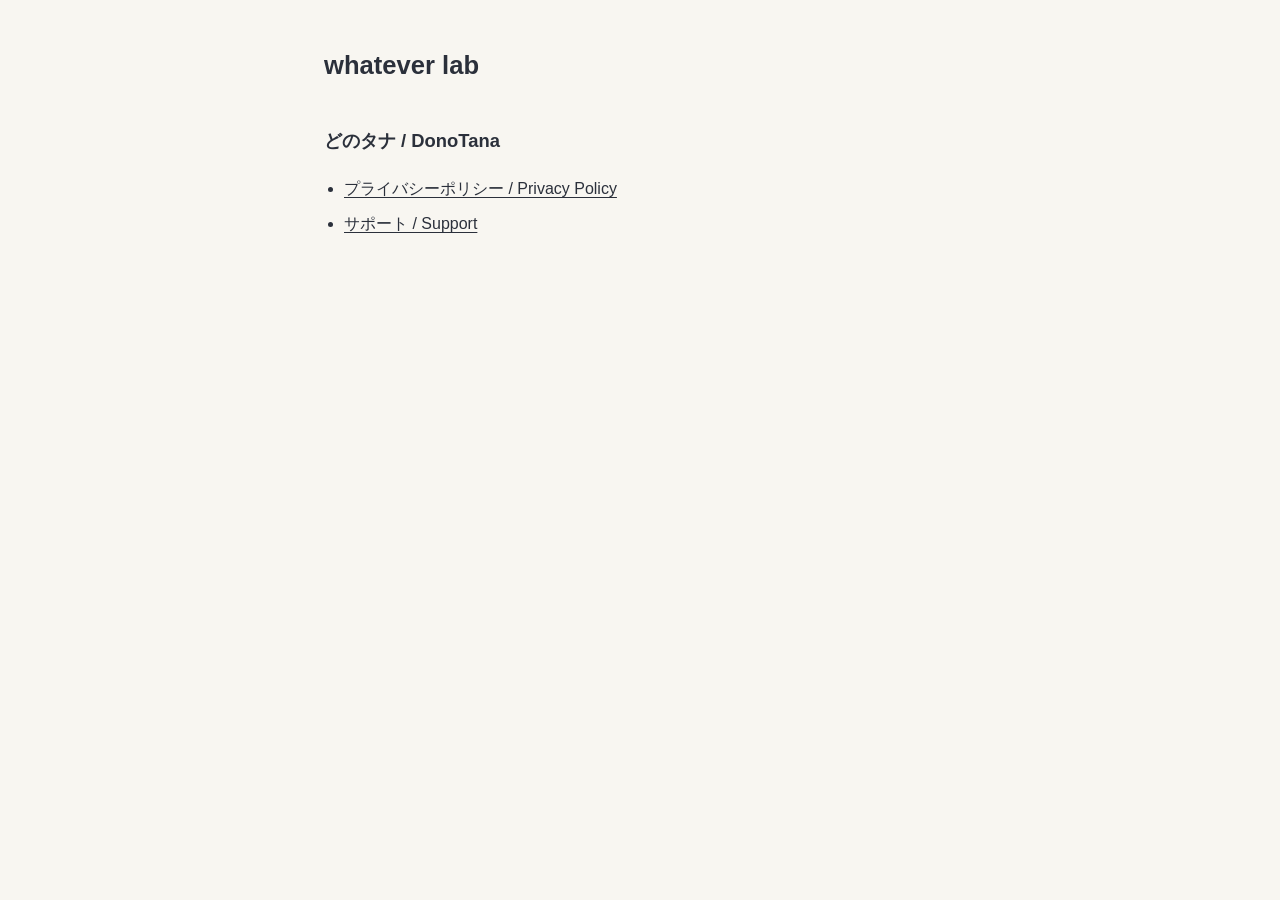
<file: index.html>
<!doctype html>
<html lang="ja">
<head>
<meta charset="utf-8">
<meta name="viewport" content="width=device-width, initial-scale=1">
<meta name="robots" content="noindex">
<title>whatever lab</title>
<link rel="stylesheet" href="donotana/style.css">
</head>
<body>
<h1>whatever lab</h1>
<h2>どのタナ / DonoTana</h2>
<ul>
  <li><a href="donotana/privacy.html">プライバシーポリシー / Privacy Policy</a></li>
  <li><a href="donotana/support.html">サポート / Support</a></li>
</ul>
</body>
</html>
</file>
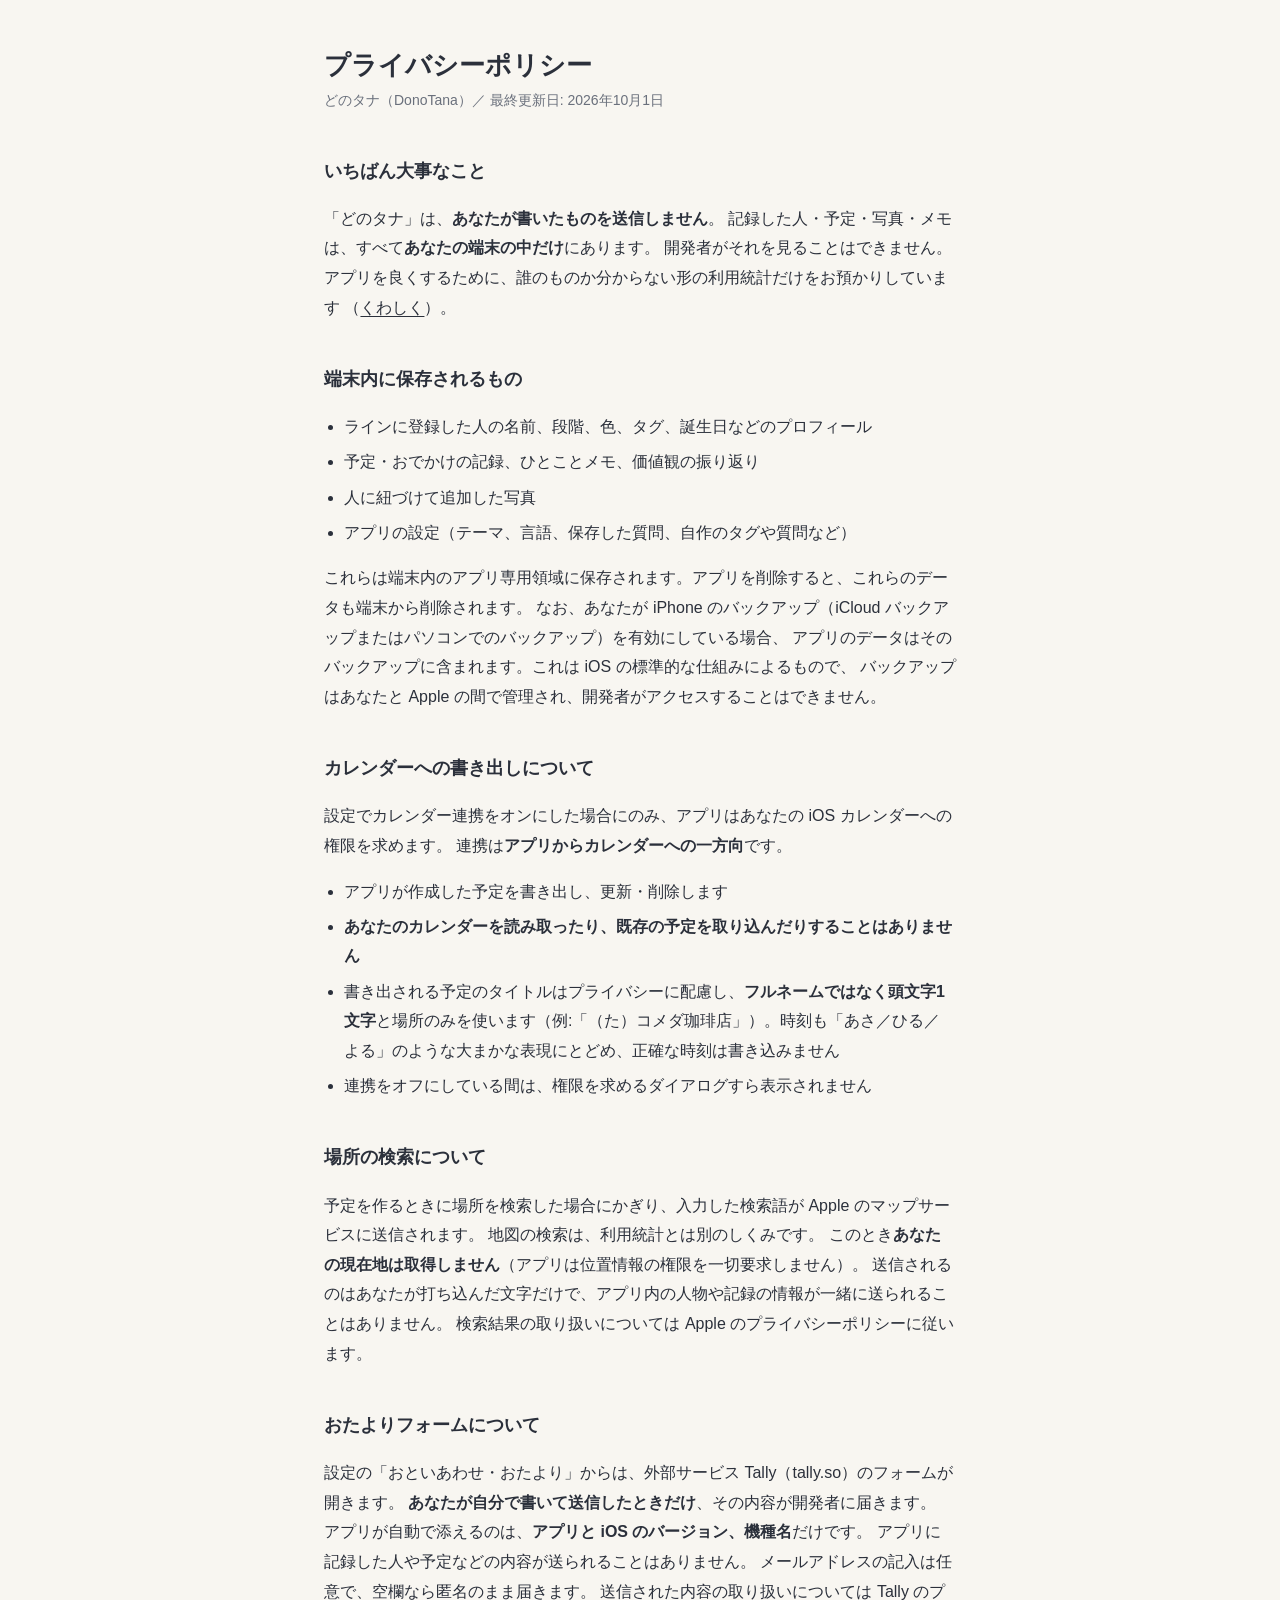
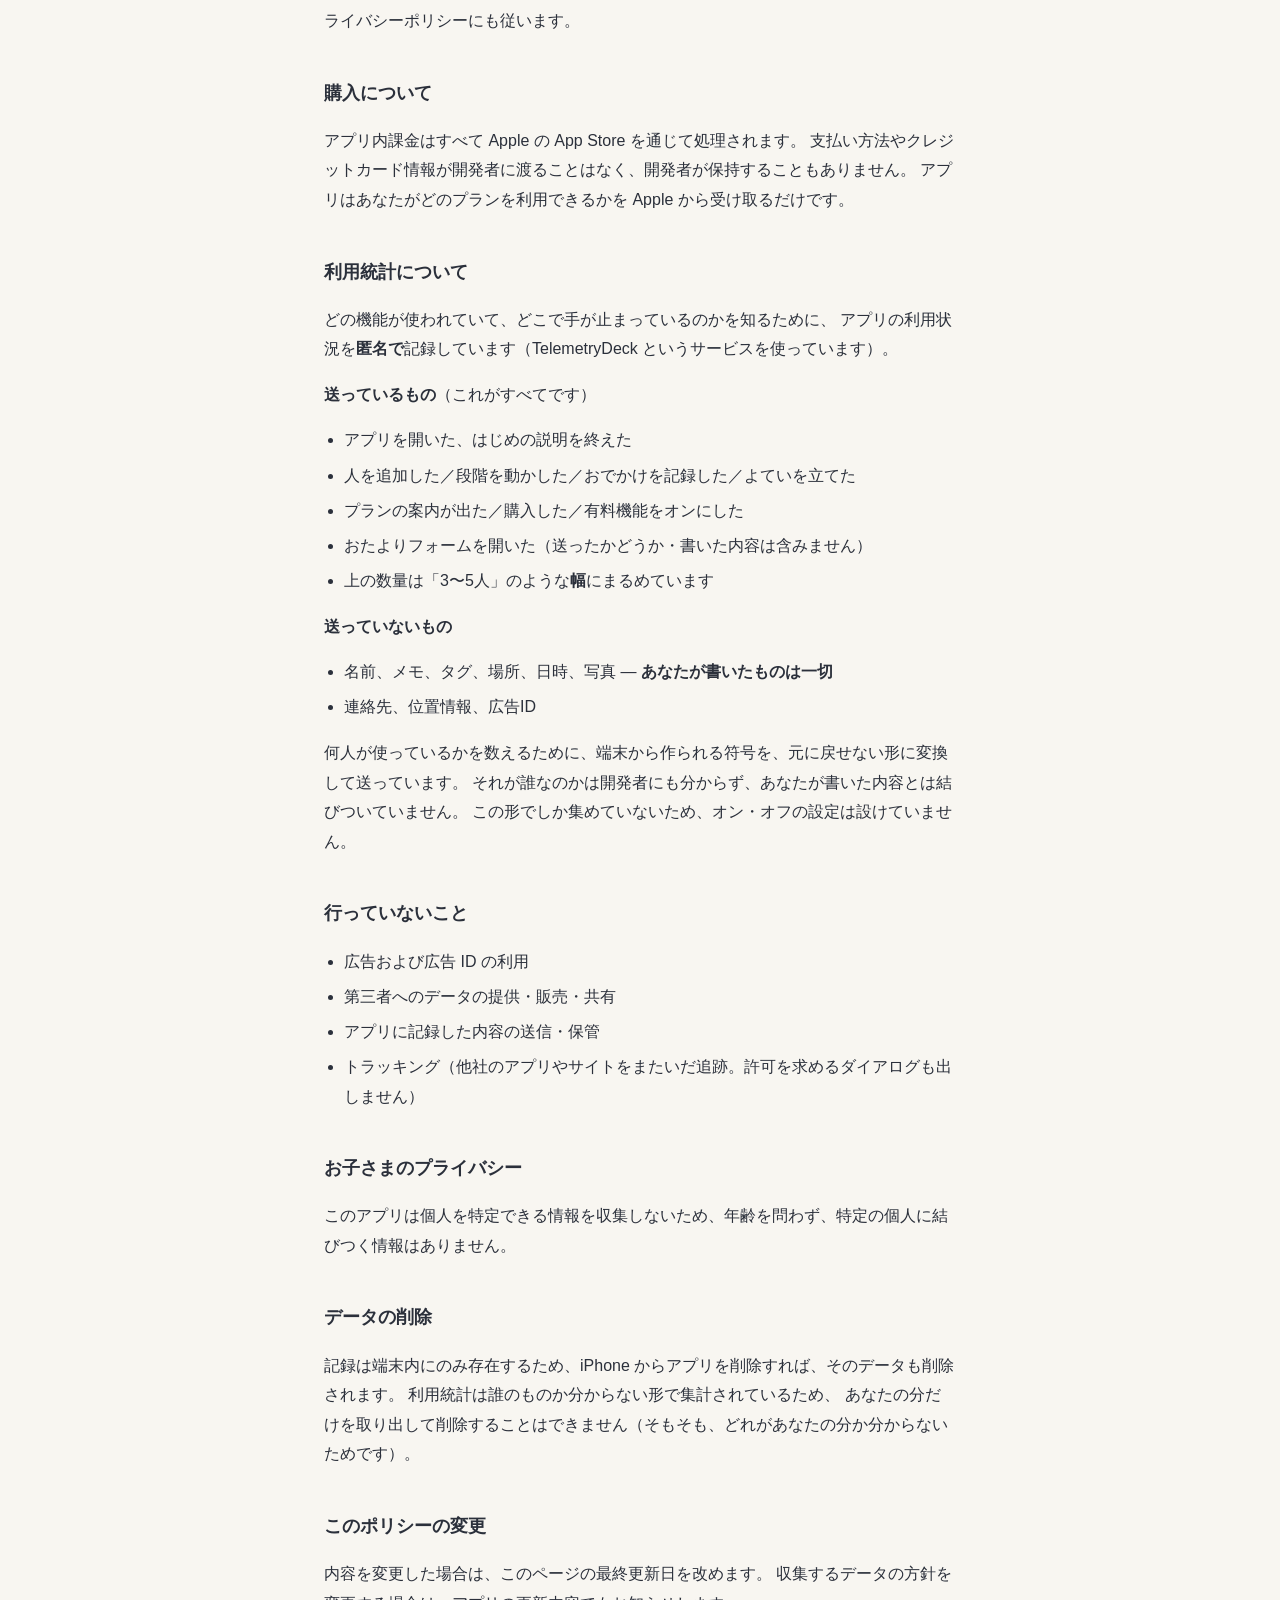
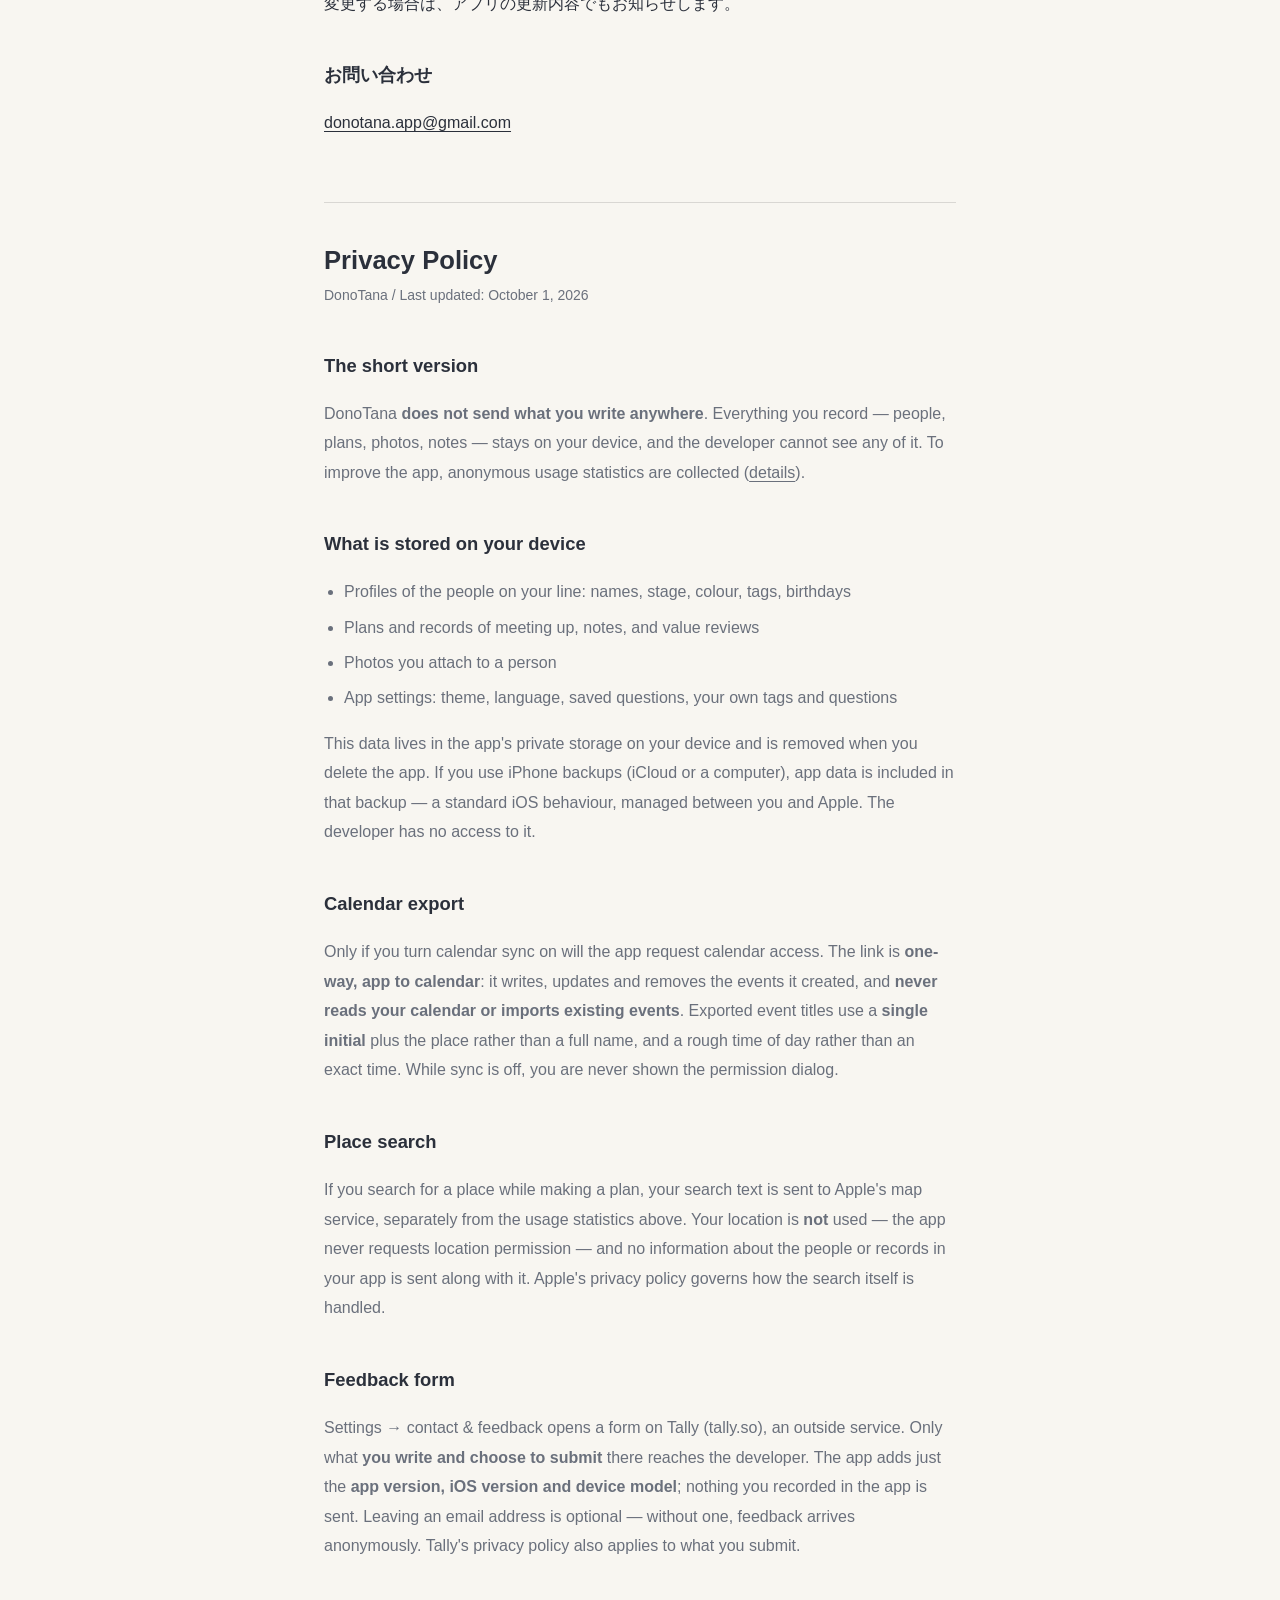
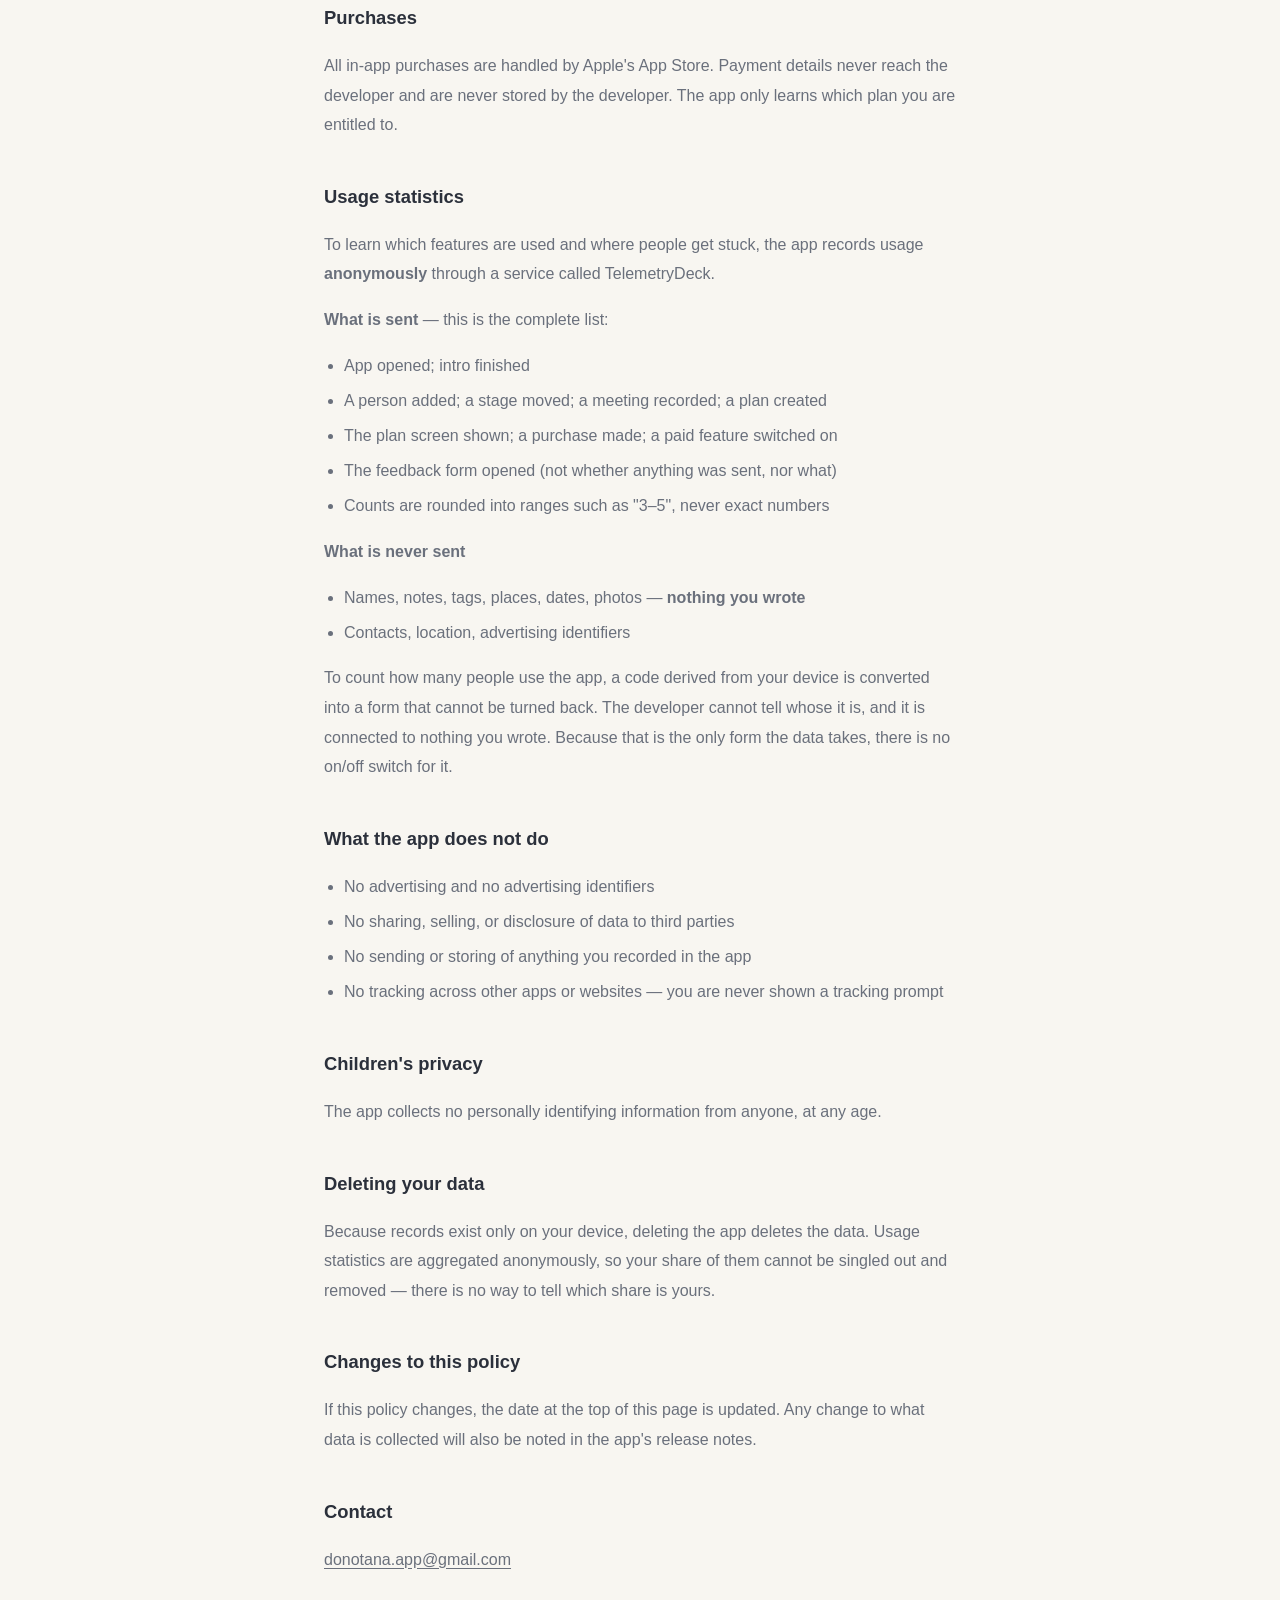
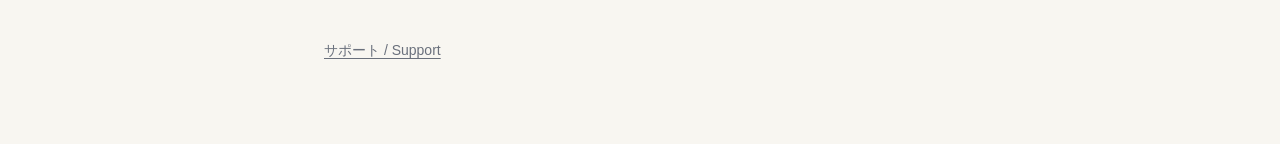
<file: donotana/privacy.html>
<!doctype html>
<html lang="ja">
<head>
<meta charset="utf-8">
<meta name="viewport" content="width=device-width, initial-scale=1">
<!-- Findable by anyone with the link (App Review opens it directly), but kept
     out of search results — these pages exist to be referenced, not discovered. -->
<meta name="robots" content="noindex">
<title>プライバシーポリシー — どのタナ</title>
<link rel="stylesheet" href="style.css">
</head>
<body>

<h1>プライバシーポリシー</h1>
<p class="updated">どのタナ（DonoTana）／ 最終更新日: 2026年10月1日</p>

<h2>いちばん大事なこと</h2>
<p>
「どのタナ」は、<strong>あなたが書いたものを送信しません</strong>。
記録した人・予定・写真・メモは、すべて<strong>あなたの端末の中だけ</strong>にあります。
開発者がそれを見ることはできません。
アプリを良くするために、誰のものか分からない形の利用統計だけをお預かりしています
（<a href="#stats">くわしく</a>）。
</p>

<h2>端末内に保存されるもの</h2>
<ul>
  <li>ラインに登録した人の名前、段階、色、タグ、誕生日などのプロフィール</li>
  <li>予定・おでかけの記録、ひとことメモ、価値観の振り返り</li>
  <li>人に紐づけて追加した写真</li>
  <li>アプリの設定（テーマ、言語、保存した質問、自作のタグや質問など）</li>
</ul>
<p>
これらは端末内のアプリ専用領域に保存されます。アプリを削除すると、これらのデータも端末から削除されます。
なお、あなたが iPhone のバックアップ（iCloud バックアップまたはパソコンでのバックアップ）を有効にしている場合、
アプリのデータはそのバックアップに含まれます。これは iOS の標準的な仕組みによるもので、
バックアップはあなたと Apple の間で管理され、開発者がアクセスすることはできません。
</p>

<h2>カレンダーへの書き出しについて</h2>
<p>
設定でカレンダー連携をオンにした場合にのみ、アプリはあなたの iOS カレンダーへの権限を求めます。
連携は<strong>アプリからカレンダーへの一方向</strong>です。
</p>
<ul>
  <li>アプリが作成した予定を書き出し、更新・削除します</li>
  <li><strong>あなたのカレンダーを読み取ったり、既存の予定を取り込んだりすることはありません</strong></li>
  <li>書き出される予定のタイトルはプライバシーに配慮し、<strong>フルネームではなく頭文字1文字</strong>と場所のみを使います（例:「（た）コメダ珈琲店」）。時刻も「あさ／ひる／よる」のような大まかな表現にとどめ、正確な時刻は書き込みません</li>
  <li>連携をオフにしている間は、権限を求めるダイアログすら表示されません</li>
</ul>

<h2>場所の検索について</h2>
<p>
予定を作るときに場所を検索した場合にかぎり、入力した検索語が Apple のマップサービスに送信されます。
地図の検索は、利用統計とは別のしくみです。
このとき<strong>あなたの現在地は取得しません</strong>（アプリは位置情報の権限を一切要求しません）。
送信されるのはあなたが打ち込んだ文字だけで、アプリ内の人物や記録の情報が一緒に送られることはありません。
検索結果の取り扱いについては Apple のプライバシーポリシーに従います。
</p>

<h2>おたよりフォームについて</h2>
<p>
設定の「おといあわせ・おたより」からは、外部サービス Tally（tally.so）のフォームが開きます。
<strong>あなたが自分で書いて送信したときだけ</strong>、その内容が開発者に届きます。
アプリが自動で添えるのは、<strong>アプリと iOS のバージョン、機種名</strong>だけです。
アプリに記録した人や予定などの内容が送られることはありません。
メールアドレスの記入は任意で、空欄なら匿名のまま届きます。
送信された内容の取り扱いについては Tally のプライバシーポリシーにも従います。
</p>

<h2>購入について</h2>
<p>
アプリ内課金はすべて Apple の App Store を通じて処理されます。
支払い方法やクレジットカード情報が開発者に渡ることはなく、開発者が保持することもありません。
アプリはあなたがどのプランを利用できるかを Apple から受け取るだけです。
</p>

<h2 id="stats">利用統計について</h2>
<p>
どの機能が使われていて、どこで手が止まっているのかを知るために、
アプリの利用状況を<strong>匿名で</strong>記録しています（TelemetryDeck というサービスを使っています）。
</p>
<p><strong>送っているもの</strong>（これがすべてです）</p>
<ul>
  <li>アプリを開いた、はじめの説明を終えた</li>
  <li>人を追加した／段階を動かした／おでかけを記録した／よていを立てた</li>
  <li>プランの案内が出た／購入した／有料機能をオンにした</li>
  <li>おたよりフォームを開いた（送ったかどうか・書いた内容は含みません）</li>
  <li>上の数量は「3〜5人」のような<strong>幅</strong>にまるめています</li>
</ul>
<p><strong>送っていないもの</strong></p>
<ul>
  <li>名前、メモ、タグ、場所、日時、写真 — <strong>あなたが書いたものは一切</strong></li>
  <li>連絡先、位置情報、広告ID</li>
</ul>
<p>
何人が使っているかを数えるために、端末から作られる符号を、元に戻せない形に変換して送っています。
それが誰なのかは開発者にも分からず、あなたが書いた内容とは結びついていません。
この形でしか集めていないため、オン・オフの設定は設けていません。
</p>

<h2>行っていないこと</h2>
<ul>
  <li>広告および広告 ID の利用</li>
  <li>第三者へのデータの提供・販売・共有</li>
  <li>アプリに記録した内容の送信・保管</li>
  <li>トラッキング（他社のアプリやサイトをまたいだ追跡。許可を求めるダイアログも出しません）</li>
</ul>

<h2>お子さまのプライバシー</h2>
<p>
このアプリは個人を特定できる情報を収集しないため、年齢を問わず、特定の個人に結びつく情報はありません。
</p>

<h2>データの削除</h2>
<p>
記録は端末内にのみ存在するため、iPhone からアプリを削除すれば、そのデータも削除されます。
利用統計は誰のものか分からない形で集計されているため、
あなたの分だけを取り出して削除することはできません（そもそも、どれがあなたの分か分からないためです）。
</p>

<h2>このポリシーの変更</h2>
<p>
内容を変更した場合は、このページの最終更新日を改めます。
収集するデータの方針を変更する場合は、アプリの更新内容でもお知らせします。
</p>

<h2>お問い合わせ</h2>
<p>
<a href="mailto:donotana.app@gmail.com">donotana.app@gmail.com</a>
</p>

<hr>

<div class="alt" lang="en">
<h1>Privacy Policy</h1>
<p class="updated">DonoTana / Last updated: October 1, 2026</p>

<h2>The short version</h2>
<p>
DonoTana <strong>does not send what you write anywhere</strong>. Everything you record —
people, plans, photos, notes — stays on your device, and the developer cannot see
any of it. To improve the app, anonymous usage statistics are collected
(<a href="#stats-en">details</a>).
</p>

<h2>What is stored on your device</h2>
<ul>
  <li>Profiles of the people on your line: names, stage, colour, tags, birthdays</li>
  <li>Plans and records of meeting up, notes, and value reviews</li>
  <li>Photos you attach to a person</li>
  <li>App settings: theme, language, saved questions, your own tags and questions</li>
</ul>
<p>
This data lives in the app's private storage on your device and is removed when you
delete the app. If you use iPhone backups (iCloud or a computer), app data is
included in that backup — a standard iOS behaviour, managed between you and Apple.
The developer has no access to it.
</p>

<h2>Calendar export</h2>
<p>
Only if you turn calendar sync on will the app request calendar access. The link is
<strong>one-way, app to calendar</strong>: it writes, updates and removes the events it
created, and <strong>never reads your calendar or imports existing events</strong>.
Exported event titles use a <strong>single initial</strong> plus the place rather than a full
name, and a rough time of day rather than an exact time. While sync is off, you are
never shown the permission dialog.
</p>

<h2>Place search</h2>
<p>
If you search for a place while making a plan, your search text is sent to Apple's
map service, separately from the usage statistics above. Your location is
<strong>not</strong> used — the app never requests location permission — and no information about
the people or records in your app is sent along with it. Apple's privacy policy
governs how the search itself is handled.
</p>

<h2>Feedback form</h2>
<p>
Settings → contact &amp; feedback opens a form on Tally (tally.so), an outside service. Only what
<strong>you write and choose to submit</strong> there reaches the developer. The app adds just
the <strong>app version, iOS version and device model</strong>; nothing you recorded in the app is
sent. Leaving an email address is optional — without one, feedback arrives
anonymously. Tally's privacy policy also applies to what you submit.
</p>

<h2>Purchases</h2>
<p>
All in-app purchases are handled by Apple's App Store. Payment details never reach
the developer and are never stored by the developer. The app only learns which plan
you are entitled to.
</p>

<h2 id="stats-en">Usage statistics</h2>
<p>
To learn which features are used and where people get stuck, the app records
usage <strong>anonymously</strong> through a service called TelemetryDeck.
</p>
<p><strong>What is sent</strong> — this is the complete list:</p>
<ul>
  <li>App opened; intro finished</li>
  <li>A person added; a stage moved; a meeting recorded; a plan created</li>
  <li>The plan screen shown; a purchase made; a paid feature switched on</li>
  <li>The feedback form opened (not whether anything was sent, nor what)</li>
  <li>Counts are rounded into ranges such as "3–5", never exact numbers</li>
</ul>
<p><strong>What is never sent</strong></p>
<ul>
  <li>Names, notes, tags, places, dates, photos — <strong>nothing you wrote</strong></li>
  <li>Contacts, location, advertising identifiers</li>
</ul>
<p>
To count how many people use the app, a code derived from your device is
converted into a form that cannot be turned back. The developer cannot tell whose
it is, and it is connected to nothing you wrote. Because that is the only form
the data takes, there is no on/off switch for it.
</p>

<h2>What the app does not do</h2>
<ul>
  <li>No advertising and no advertising identifiers</li>
  <li>No sharing, selling, or disclosure of data to third parties</li>
  <li>No sending or storing of anything you recorded in the app</li>
  <li>No tracking across other apps or websites — you are never shown a tracking prompt</li>
</ul>

<h2>Children's privacy</h2>
<p>
The app collects no personally identifying information from anyone, at any age.</p>

<h2>Deleting your data</h2>
<p>
Because records exist only on your device, deleting the app deletes the data.
Usage statistics are aggregated anonymously, so your share of them cannot be
singled out and removed — there is no way to tell which share is yours.
</p>

<h2>Changes to this policy</h2>
<p>
If this policy changes, the date at the top of this page is updated. Any change to
what data is collected will also be noted in the app's release notes.
</p>

<h2>Contact</h2>
<p><a href="mailto:donotana.app@gmail.com">donotana.app@gmail.com</a></p>
</div>

<footer>
  <a href="support.html">サポート / Support</a>
</footer>

</body>
</html>
</file>
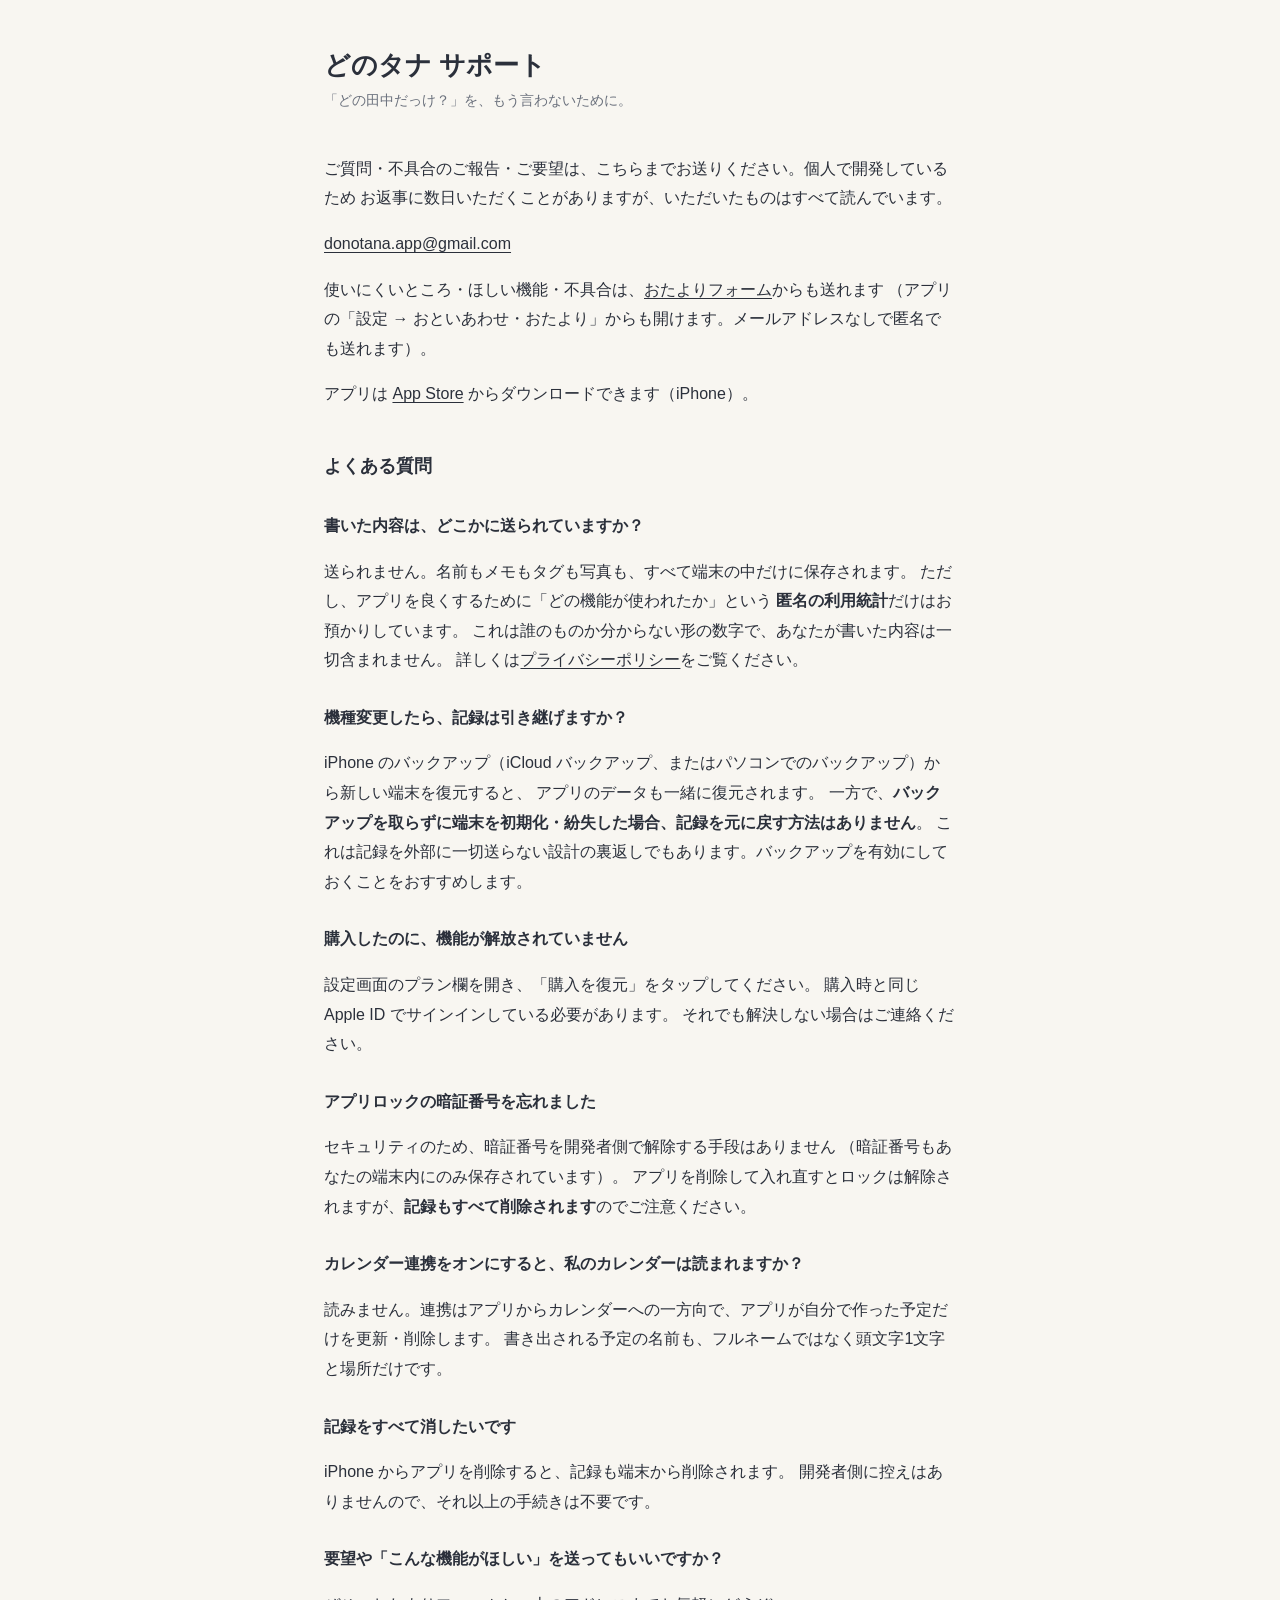
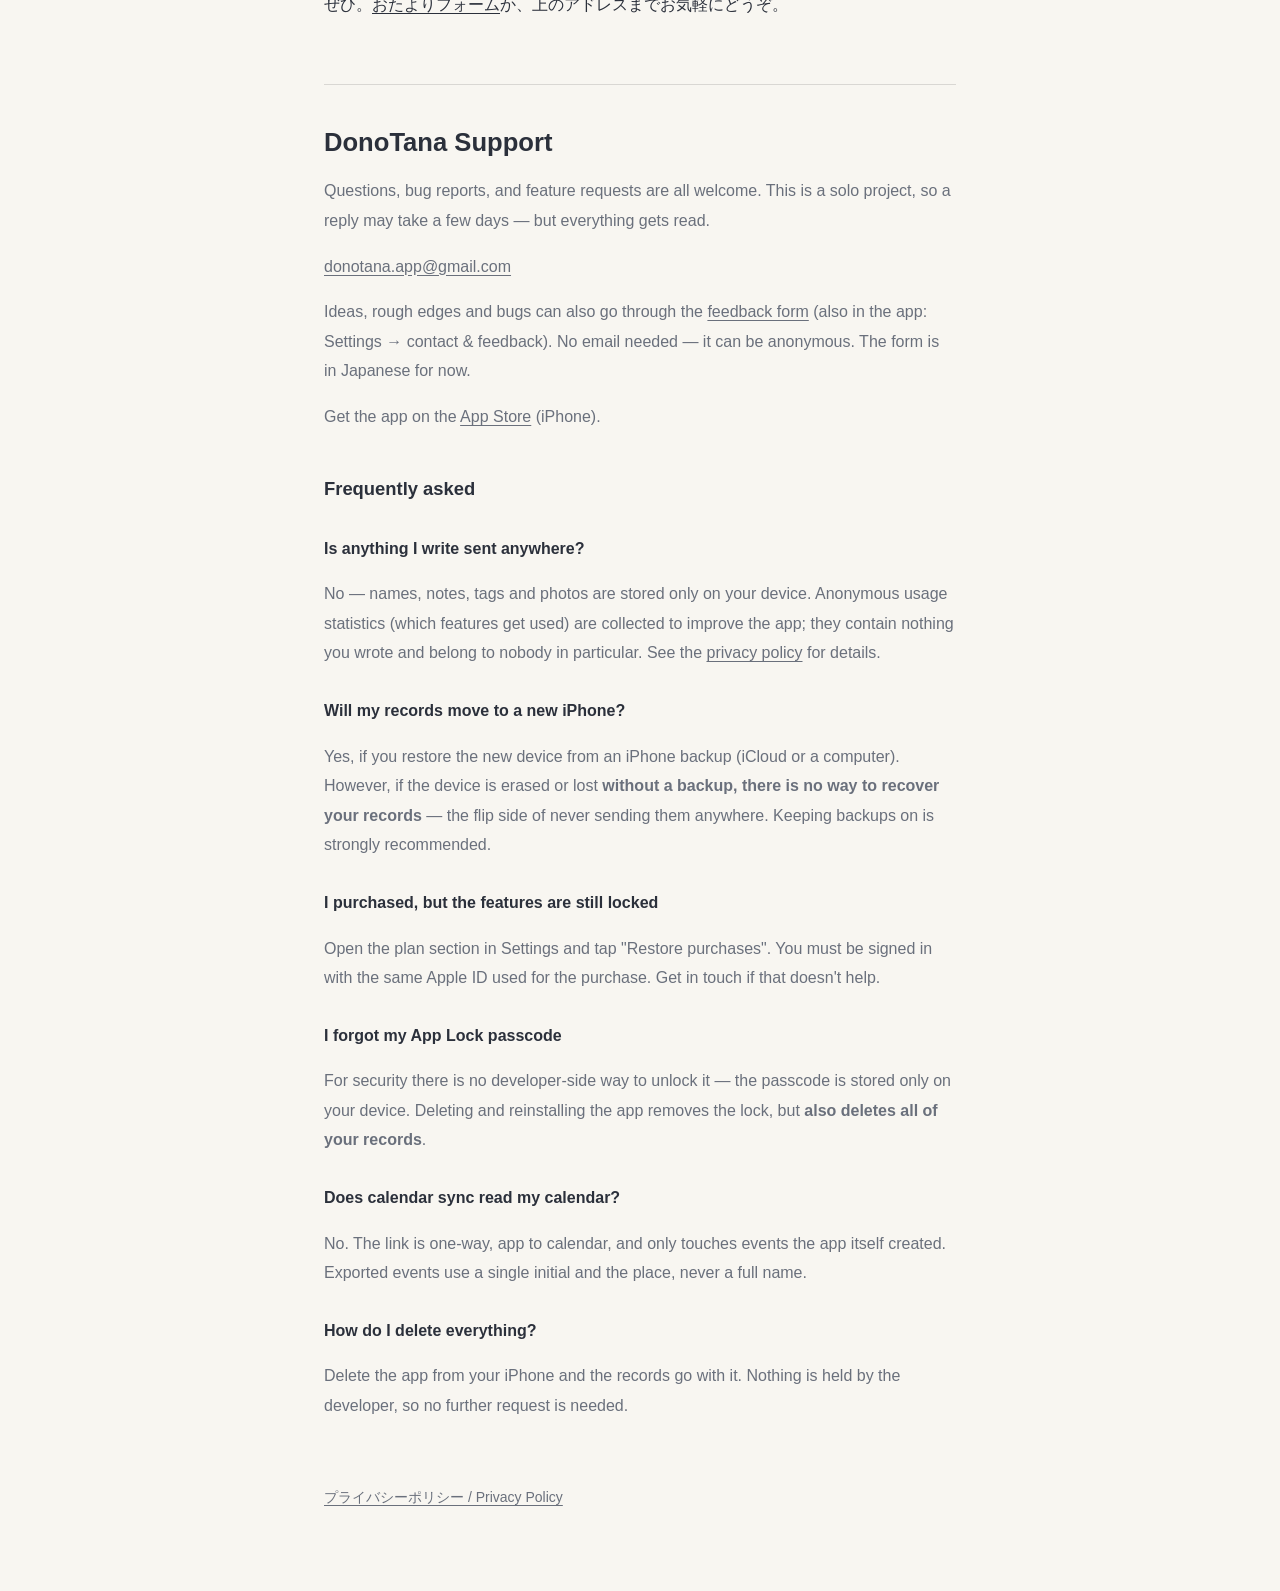
<file: donotana/support.html>
<!doctype html>
<html lang="ja">
<head>
<meta charset="utf-8">
<meta name="viewport" content="width=device-width, initial-scale=1">
<!-- Findable by anyone with the link (App Review opens it directly), but kept
     out of search results — these pages exist to be referenced, not discovered. -->
<meta name="robots" content="noindex">
<title>サポート — どのタナ</title>
<link rel="stylesheet" href="style.css">
</head>
<body>

<h1>どのタナ サポート</h1>
<p class="updated">「どの田中だっけ？」を、もう言わないために。</p>

<p>
ご質問・不具合のご報告・ご要望は、こちらまでお送りください。個人で開発しているため
お返事に数日いただくことがありますが、いただいたものはすべて読んでいます。
</p>
<p>
<a href="mailto:donotana.app@gmail.com">donotana.app@gmail.com</a>
</p>
<p>
使いにくいところ・ほしい機能・不具合は、<a href="https://tally.so/r/ZjqDj5">おたよりフォーム</a>からも送れます
（アプリの「設定 → おといあわせ・おたより」からも開けます。メールアドレスなしで匿名でも送れます）。
</p>
<p>
アプリは <a href="https://apps.apple.com/jp/app/id6808121850">App Store</a> からダウンロードできます（iPhone）。
</p>

<h2>よくある質問</h2>

<h3>書いた内容は、どこかに送られていますか？</h3>
<p>
送られません。名前もメモもタグも写真も、すべて端末の中だけに保存されます。
ただし、アプリを良くするために「どの機能が使われたか」という
<strong>匿名の利用統計</strong>だけはお預かりしています。
これは誰のものか分からない形の数字で、あなたが書いた内容は一切含まれません。
詳しくは<a href="privacy.html">プライバシーポリシー</a>をご覧ください。
</p>

<h3>機種変更したら、記録は引き継げますか？</h3>
<p>
iPhone のバックアップ（iCloud バックアップ、またはパソコンでのバックアップ）から新しい端末を復元すると、
アプリのデータも一緒に復元されます。
一方で、<strong>バックアップを取らずに端末を初期化・紛失した場合、記録を元に戻す方法はありません</strong>。
これは記録を外部に一切送らない設計の裏返しでもあります。バックアップを有効にしておくことをおすすめします。
</p>

<h3>購入したのに、機能が解放されていません</h3>
<p>
設定画面のプラン欄を開き、「購入を復元」をタップしてください。
購入時と同じ Apple ID でサインインしている必要があります。
それでも解決しない場合はご連絡ください。
</p>

<h3>アプリロックの暗証番号を忘れました</h3>
<p>
セキュリティのため、暗証番号を開発者側で解除する手段はありません
（暗証番号もあなたの端末内にのみ保存されています）。
アプリを削除して入れ直すとロックは解除されますが、<strong>記録もすべて削除されます</strong>のでご注意ください。
</p>

<h3>カレンダー連携をオンにすると、私のカレンダーは読まれますか？</h3>
<p>
読みません。連携はアプリからカレンダーへの一方向で、アプリが自分で作った予定だけを更新・削除します。
書き出される予定の名前も、フルネームではなく頭文字1文字と場所だけです。
</p>

<h3>記録をすべて消したいです</h3>
<p>
iPhone からアプリを削除すると、記録も端末から削除されます。
開発者側に控えはありませんので、それ以上の手続きは不要です。
</p>

<h3>要望や「こんな機能がほしい」を送ってもいいですか？</h3>
<p>
ぜひ。<a href="https://tally.so/r/ZjqDj5">おたよりフォーム</a>か、上のアドレスまでお気軽にどうぞ。
</p>

<hr>

<div class="alt" lang="en">
<h1>DonoTana Support</h1>

<p>
Questions, bug reports, and feature requests are all welcome. This is a solo
project, so a reply may take a few days — but everything gets read.
</p>
<p><a href="mailto:donotana.app@gmail.com">donotana.app@gmail.com</a></p>
<p>
Ideas, rough edges and bugs can also go through the <a href="https://tally.so/r/ZjqDj5">feedback form</a>
(also in the app: Settings → contact &amp; feedback). No email needed — it can be anonymous.
The form is in Japanese for now.
</p>
<p>Get the app on the <a href="https://apps.apple.com/jp/app/id6808121850">App Store</a> (iPhone).</p>

<h2>Frequently asked</h2>

<h3>Is anything I write sent anywhere?</h3>
<p>
No — names, notes, tags and photos are stored only on your device. Anonymous
usage statistics (which features get used) are collected to improve the app;
they contain nothing you wrote and belong to nobody in particular. See the
<a href="privacy.html">privacy policy</a> for details.
</p>

<h3>Will my records move to a new iPhone?</h3>
<p>
Yes, if you restore the new device from an iPhone backup (iCloud or a computer).
However, if the device is erased or lost <strong>without a backup, there is no way to recover
your records</strong> — the flip side of never sending them anywhere. Keeping backups on is
strongly recommended.
</p>

<h3>I purchased, but the features are still locked</h3>
<p>
Open the plan section in Settings and tap "Restore purchases". You must be signed in
with the same Apple ID used for the purchase. Get in touch if that doesn't help.
</p>

<h3>I forgot my App Lock passcode</h3>
<p>
For security there is no developer-side way to unlock it — the passcode is stored
only on your device. Deleting and reinstalling the app removes the lock, but
<strong>also deletes all of your records</strong>.
</p>

<h3>Does calendar sync read my calendar?</h3>
<p>
No. The link is one-way, app to calendar, and only touches events the app itself
created. Exported events use a single initial and the place, never a full name.
</p>

<h3>How do I delete everything?</h3>
<p>
Delete the app from your iPhone and the records go with it. Nothing is held by the
developer, so no further request is needed.
</p>
</div>

<footer>
  <a href="privacy.html">プライバシーポリシー / Privacy Policy</a>
</footer>

</body>
</html>
</file>
<file: donotana/style.css>
/* Shared styling for the public どのタナ pages (privacy / support).
   Deliberately plain: no JavaScript, no web fonts, no external requests of any
   kind — a privacy policy page that phones out to a CDN undercuts its own text,
   and App Review opens these URLs on whatever network they happen to be on. */

:root {
  color-scheme: light dark;
  --paper: hsl(40 33% 96%);
  --ink: hsl(220 15% 20%);
  --muted: hsl(220 8% 45%);
  --rule: hsl(40 8% 84%);
}

@media (prefers-color-scheme: dark) {
  :root {
    --paper: hsl(220 12% 8%);
    --ink: hsl(40 14% 86%);
    --muted: hsl(40 7% 60%);
    --rule: hsl(220 6% 22%);
  }
}

* { box-sizing: border-box; }

body {
  margin: 0 auto;
  padding: 3rem 1.25rem 5rem;
  max-width: 42rem;
  background: var(--paper);
  color: var(--ink);
  font-family: -apple-system, BlinkMacSystemFont, "Hiragino Sans", "Noto Sans JP", sans-serif;
  line-height: 1.85;
  font-size: 16px;
}

h1 { font-size: 1.6rem; line-height: 1.4; margin: 0 0 .25rem; }
h2 { font-size: 1.15rem; margin: 2.5rem 0 .5rem; }
h3 { font-size: 1rem; margin: 1.75rem 0 .25rem; }

.updated { color: var(--muted); font-size: .875rem; margin: 0 0 2.5rem; }

a { color: inherit; text-underline-offset: .2em; }

ul { padding-left: 1.25rem; }
li { margin: .35rem 0; }

hr { border: 0; border-top: 1px solid var(--rule); margin: 4rem 0 2.5rem; }

footer { margin-top: 4rem; color: var(--muted); font-size: .875rem; }
footer a { margin-right: 1rem; }

/* The English half of each page — same content, quieter presentation. */
.alt { color: var(--muted); }
.alt h1, .alt h2, .alt h3 { color: var(--ink); }
</file>
